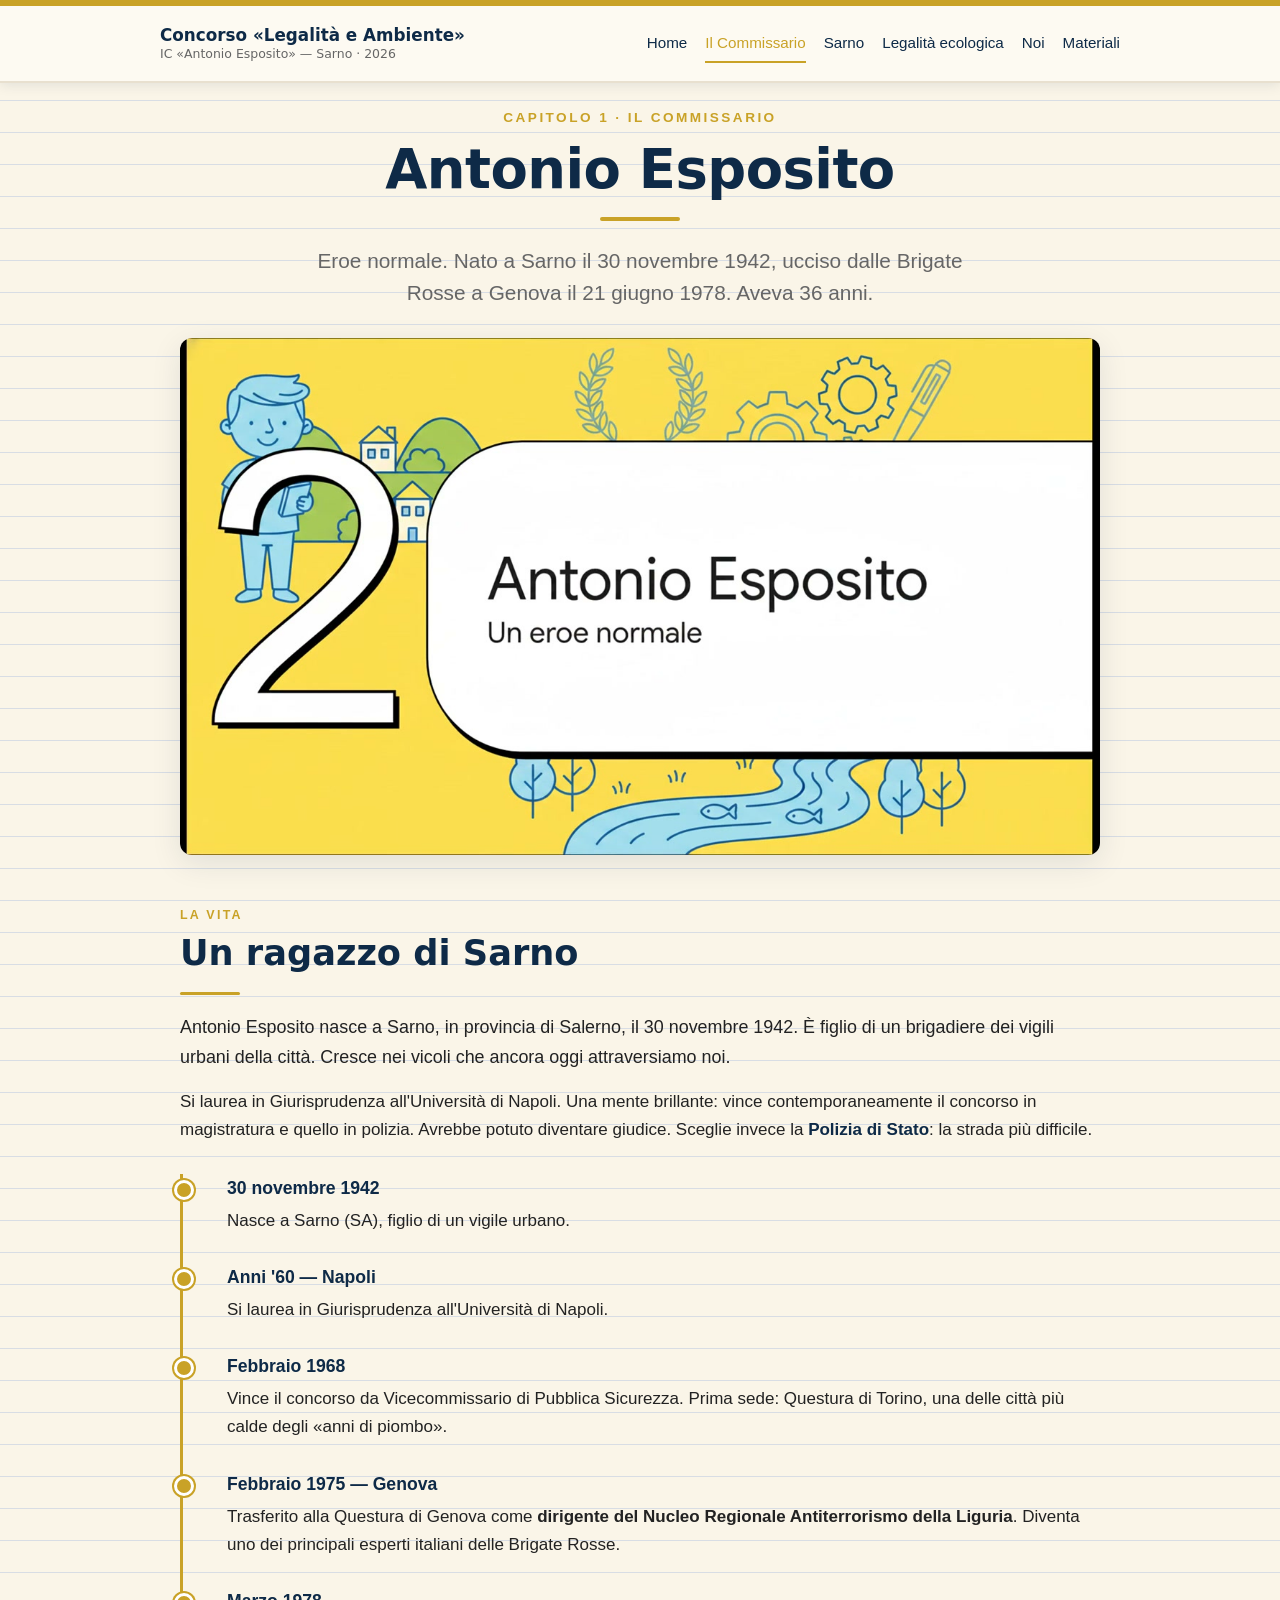
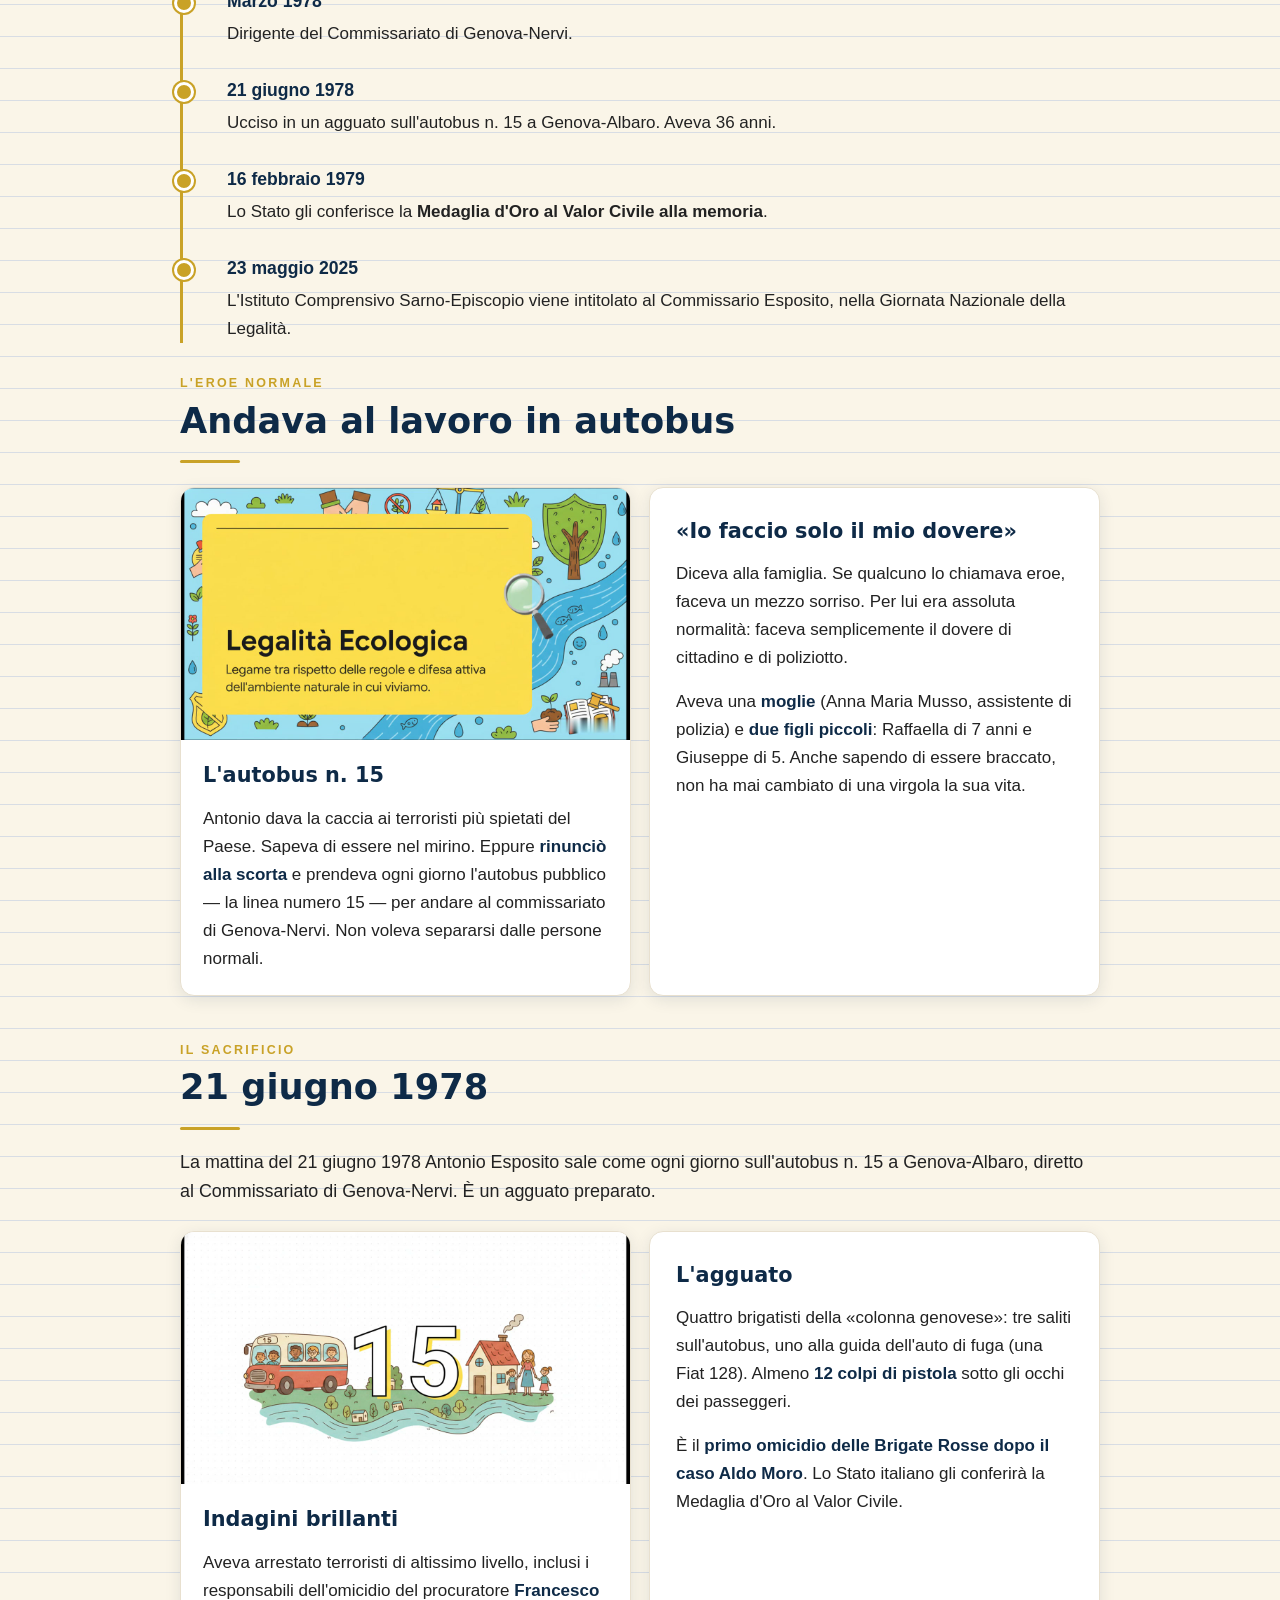
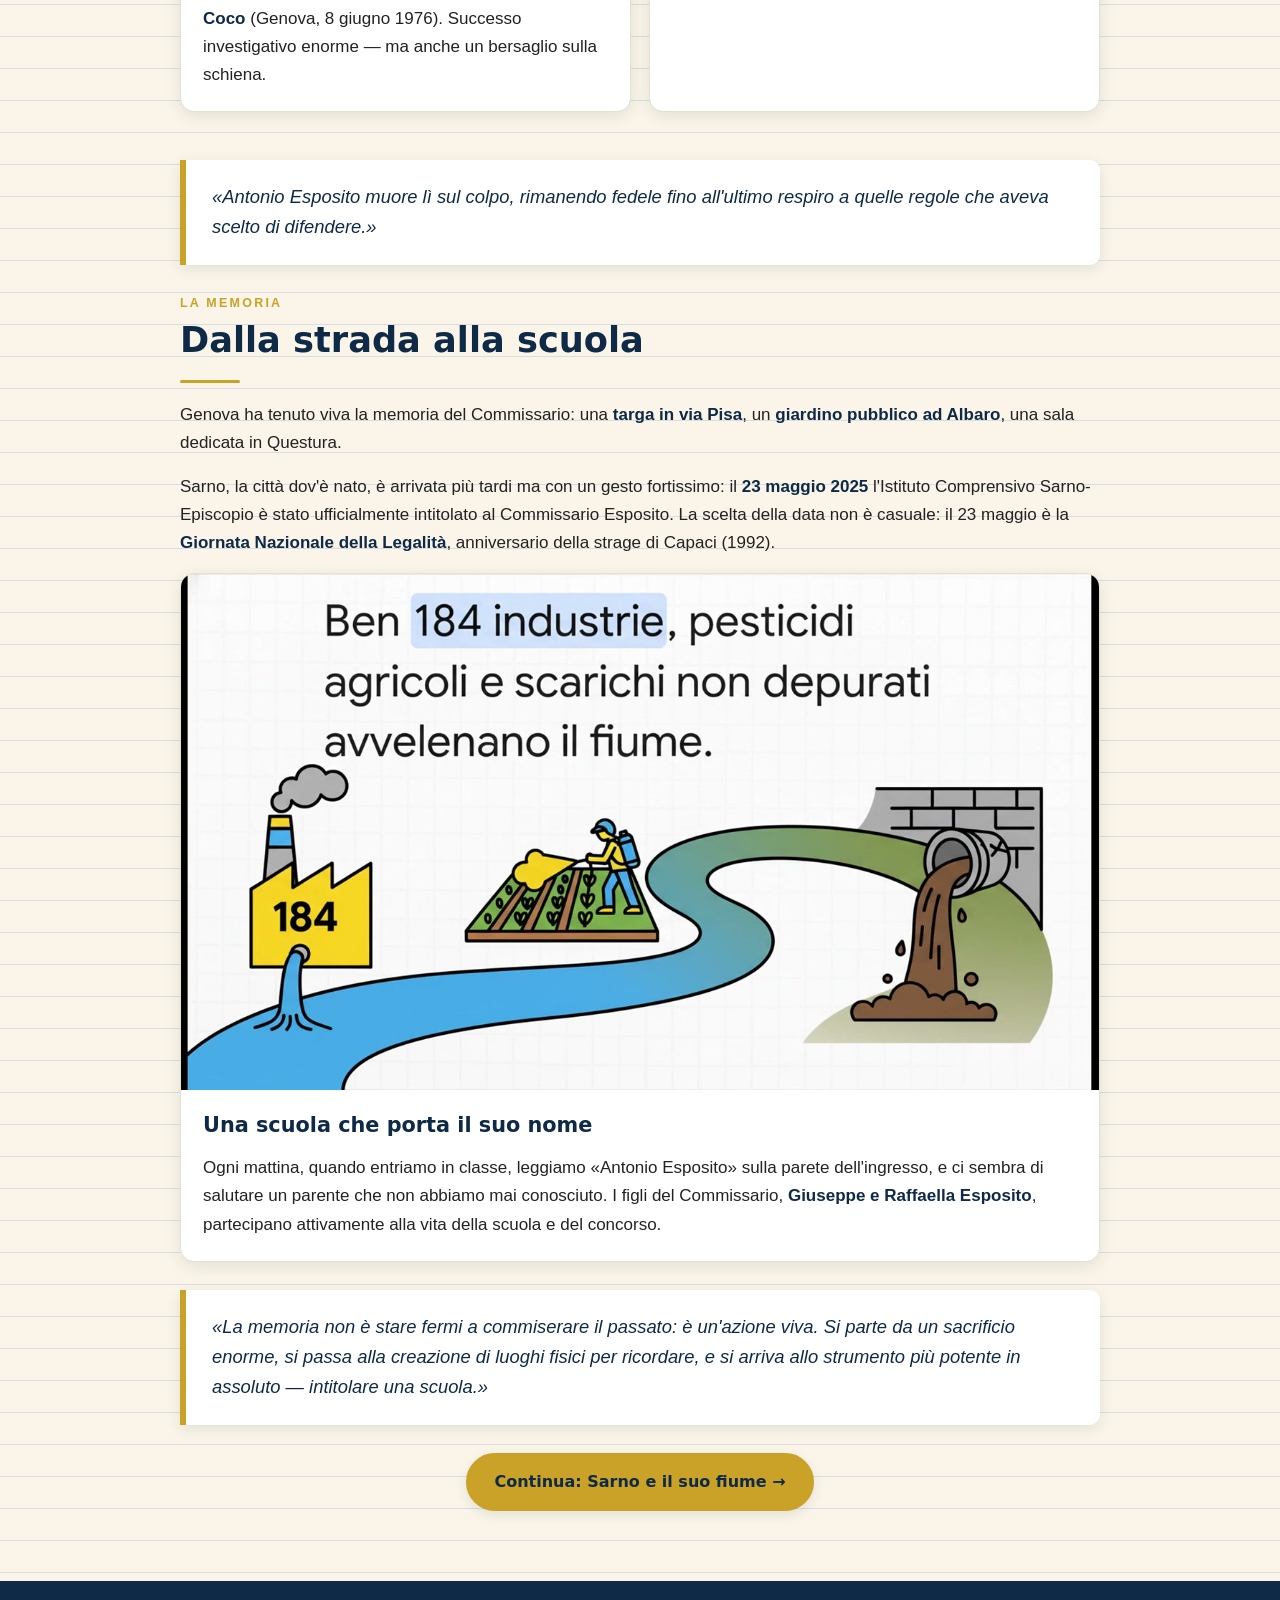
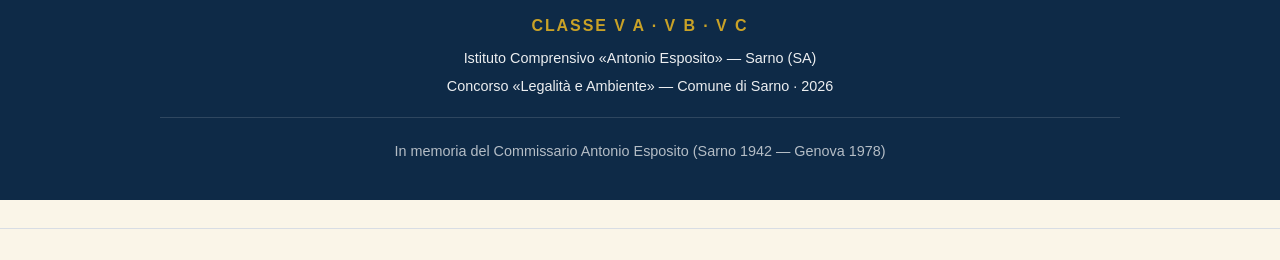
<file: commissario.html>
<!doctype html>
<html lang="it">
<head>
<meta charset="utf-8">
<meta name="viewport" content="width=device-width, initial-scale=1">
<title>Antonio Esposito — Concorso Legalità e Ambiente 2026</title>
<meta name="description" content="La vita, il sacrificio e la memoria del Commissario Capo Antonio Esposito, dirigente dell'Antiterrorismo della Liguria, ucciso dalle Brigate Rosse il 21 giugno 1978 a Genova.">
<link rel="stylesheet" href="assets/css/style.css">
</head>
<body>

<header class="site-header">
  <div class="site-header__inner">
    <a href="index.html" class="brand">
      Concorso «Legalità e Ambiente»
      <small>IC «Antonio Esposito» — Sarno · 2026</small>
    </a>
    <nav class="site-nav">
      <a href="index.html">Home</a>
      <a href="commissario.html">Il Commissario</a>
      <a href="sarno.html">Sarno</a>
      <a href="legalita.html">Legalità ecologica</a>
      <a href="noi.html">Noi</a>
      <a href="materiali.html">Materiali</a>
    </nav>
  </div>
</header>

<main>

  <section class="hero">
    <p class="hero__eyebrow">Capitolo 1 · Il Commissario</p>
    <h1 class="hero__title">Antonio Esposito</h1>
    <div class="hero__divider"></div>
    <p class="hero__subtitle">Eroe normale. Nato a Sarno il 30 novembre 1942, ucciso dalle Brigate Rosse a Genova il 21 giugno 1978. Aveva 36 anni.</p>
    <div class="hero__image">
      <img src="assets/img/illustrations/hero_commissario.jpg" alt="Antonio Esposito — Eroe">
    </div>
  </section>

  <section class="container">
    <p class="section-eyebrow">La vita</p>
    <h2 class="section-title">Un ragazzo di Sarno</h2>
    <div class="section-divider"></div>

    <p class="lead">Antonio Esposito nasce a Sarno, in provincia di Salerno, il 30 novembre 1942. È figlio di un brigadiere dei vigili urbani della città. Cresce nei vicoli che ancora oggi attraversiamo noi.</p>

    <p>Si laurea in Giurisprudenza all'Università di Napoli. Una mente brillante: vince contemporaneamente il concorso in magistratura e quello in polizia. Avrebbe potuto diventare giudice. Sceglie invece la <strong>Polizia di Stato</strong>: la strada più difficile.</p>

    <div class="timeline">
      <div class="timeline__item">
        <span class="timeline__year">30 novembre 1942</span>
        Nasce a Sarno (SA), figlio di un vigile urbano.
      </div>
      <div class="timeline__item">
        <span class="timeline__year">Anni '60 — Napoli</span>
        Si laurea in Giurisprudenza all'Università di Napoli.
      </div>
      <div class="timeline__item">
        <span class="timeline__year">Febbraio 1968</span>
        Vince il concorso da Vicecommissario di Pubblica Sicurezza. Prima sede: Questura di Torino, una delle città più calde degli «anni di piombo».
      </div>
      <div class="timeline__item">
        <span class="timeline__year">Febbraio 1975 — Genova</span>
        Trasferito alla Questura di Genova come <strong>dirigente del Nucleo Regionale Antiterrorismo della Liguria</strong>. Diventa uno dei principali esperti italiani delle Brigate Rosse.
      </div>
      <div class="timeline__item">
        <span class="timeline__year">Marzo 1978</span>
        Dirigente del Commissariato di Genova-Nervi.
      </div>
      <div class="timeline__item">
        <span class="timeline__year">21 giugno 1978</span>
        Ucciso in un agguato sull'autobus n. 15 a Genova-Albaro. Aveva 36 anni.
      </div>
      <div class="timeline__item">
        <span class="timeline__year">16 febbraio 1979</span>
        Lo Stato gli conferisce la <strong>Medaglia d'Oro al Valor Civile alla memoria</strong>.
      </div>
      <div class="timeline__item">
        <span class="timeline__year">23 maggio 2025</span>
        L'Istituto Comprensivo Sarno-Episcopio viene intitolato al Commissario Esposito, nella Giornata Nazionale della Legalità.
      </div>
    </div>
  </section>

  <section class="container">
    <p class="section-eyebrow">L'eroe normale</p>
    <h2 class="section-title">Andava al lavoro in autobus</h2>
    <div class="section-divider"></div>

    <div class="card-grid">
      <article class="card card--image">
        <img src="assets/img/illustrations/autobus_15.jpg" alt="Autobus n. 15">
        <div class="card__body">
          <h3>L'autobus n. 15</h3>
          <p>Antonio dava la caccia ai terroristi più spietati del Paese. Sapeva di essere nel mirino. Eppure <strong>rinunciò alla scorta</strong> e prendeva ogni giorno l'autobus pubblico — la linea numero 15 — per andare al commissariato di Genova-Nervi. Non voleva separarsi dalle persone normali.</p>
        </div>
      </article>
      <article class="card">
        <h3>«Io faccio solo il mio dovere»</h3>
        <p>Diceva alla famiglia. Se qualcuno lo chiamava eroe, faceva un mezzo sorriso. Per lui era assoluta normalità: faceva semplicemente il dovere di cittadino e di poliziotto.</p>
        <p>Aveva una <strong>moglie</strong> (Anna Maria Musso, assistente di polizia) e <strong>due figli piccoli</strong>: Raffaella di 7 anni e Giuseppe di 5. Anche sapendo di essere braccato, non ha mai cambiato di una virgola la sua vita.</p>
      </article>
    </div>
  </section>

  <section class="container">
    <p class="section-eyebrow">Il sacrificio</p>
    <h2 class="section-title">21 giugno 1978</h2>
    <div class="section-divider"></div>

    <p class="lead">La mattina del 21 giugno 1978 Antonio Esposito sale come ogni giorno sull'autobus n. 15 a Genova-Albaro, diretto al Commissariato di Genova-Nervi. È un agguato preparato.</p>

    <div class="card-grid">
      <article class="card card--image">
        <img src="assets/img/illustrations/coco_indagini.jpg" alt="Le indagini sulle Brigate Rosse">
        <div class="card__body">
          <h3>Indagini brillanti</h3>
          <p>Aveva arrestato terroristi di altissimo livello, inclusi i responsabili dell'omicidio del procuratore <strong>Francesco Coco</strong> (Genova, 8 giugno 1976). Successo investigativo enorme — ma anche un bersaglio sulla schiena.</p>
        </div>
      </article>
      <article class="card">
        <h3>L'agguato</h3>
        <p>Quattro brigatisti della «colonna genovese»: tre saliti sull'autobus, uno alla guida dell'auto di fuga (una Fiat 128). Almeno <strong>12 colpi di pistola</strong> sotto gli occhi dei passeggeri.</p>
        <p>È il <strong>primo omicidio delle Brigate Rosse dopo il caso Aldo Moro</strong>. Lo Stato italiano gli conferirà la Medaglia d'Oro al Valor Civile.</p>
      </article>
    </div>

    <div class="quote">
      «Antonio Esposito muore lì sul colpo, rimanendo fedele fino all'ultimo respiro a quelle regole che aveva scelto di difendere.»
    </div>
  </section>

  <section class="container">
    <p class="section-eyebrow">La memoria</p>
    <h2 class="section-title">Dalla strada alla scuola</h2>
    <div class="section-divider"></div>

    <p>Genova ha tenuto viva la memoria del Commissario: una <strong>targa in via Pisa</strong>, un <strong>giardino pubblico ad Albaro</strong>, una sala dedicata in Questura.</p>
    <p>Sarno, la città dov'è nato, è arrivata più tardi ma con un gesto fortissimo: il <strong>23 maggio 2025</strong> l'Istituto Comprensivo Sarno-Episcopio è stato ufficialmente intitolato al Commissario Esposito. La scelta della data non è casuale: il 23 maggio è la <strong>Giornata Nazionale della Legalità</strong>, anniversario della strage di Capaci (1992).</p>

    <div class="card card--image">
      <img src="assets/img/illustrations/memoria_scuola.jpg" alt="L'IC Antonio Esposito di Sarno">
      <div class="card__body">
        <h3>Una scuola che porta il suo nome</h3>
        <p>Ogni mattina, quando entriamo in classe, leggiamo «Antonio Esposito» sulla parete dell'ingresso, e ci sembra di salutare un parente che non abbiamo mai conosciuto. I figli del Commissario, <strong>Giuseppe e Raffaella Esposito</strong>, partecipano attivamente alla vita della scuola e del concorso.</p>
      </div>
    </div>

    <div class="quote">
      «La memoria non è stare fermi a commiserare il passato: è un'azione viva. Si parte da un sacrificio enorme, si passa alla creazione di luoghi fisici per ricordare, e si arriva allo strumento più potente in assoluto — intitolare una scuola.»
    </div>
  </section>

  <section class="container text-center">
    <a class="btn btn--gold" href="sarno.html">Continua: Sarno e il suo fiume →</a>
  </section>

</main>

<footer class="site-footer">
  <div class="site-footer__inner">
    <h4>Classe V A · V B · V C</h4>
    <p>Istituto Comprensivo «Antonio Esposito» — Sarno (SA)</p>
    <p>Concorso «Legalità e Ambiente» — Comune di Sarno · 2026</p>
    <div class="site-footer__credits">
      <p>In memoria del Commissario Antonio Esposito (Sarno 1942 — Genova 1978)</p>
    </div>
  </div>
</footer>

<script src="assets/js/main.js"></script>
</body>
</html>
</file>
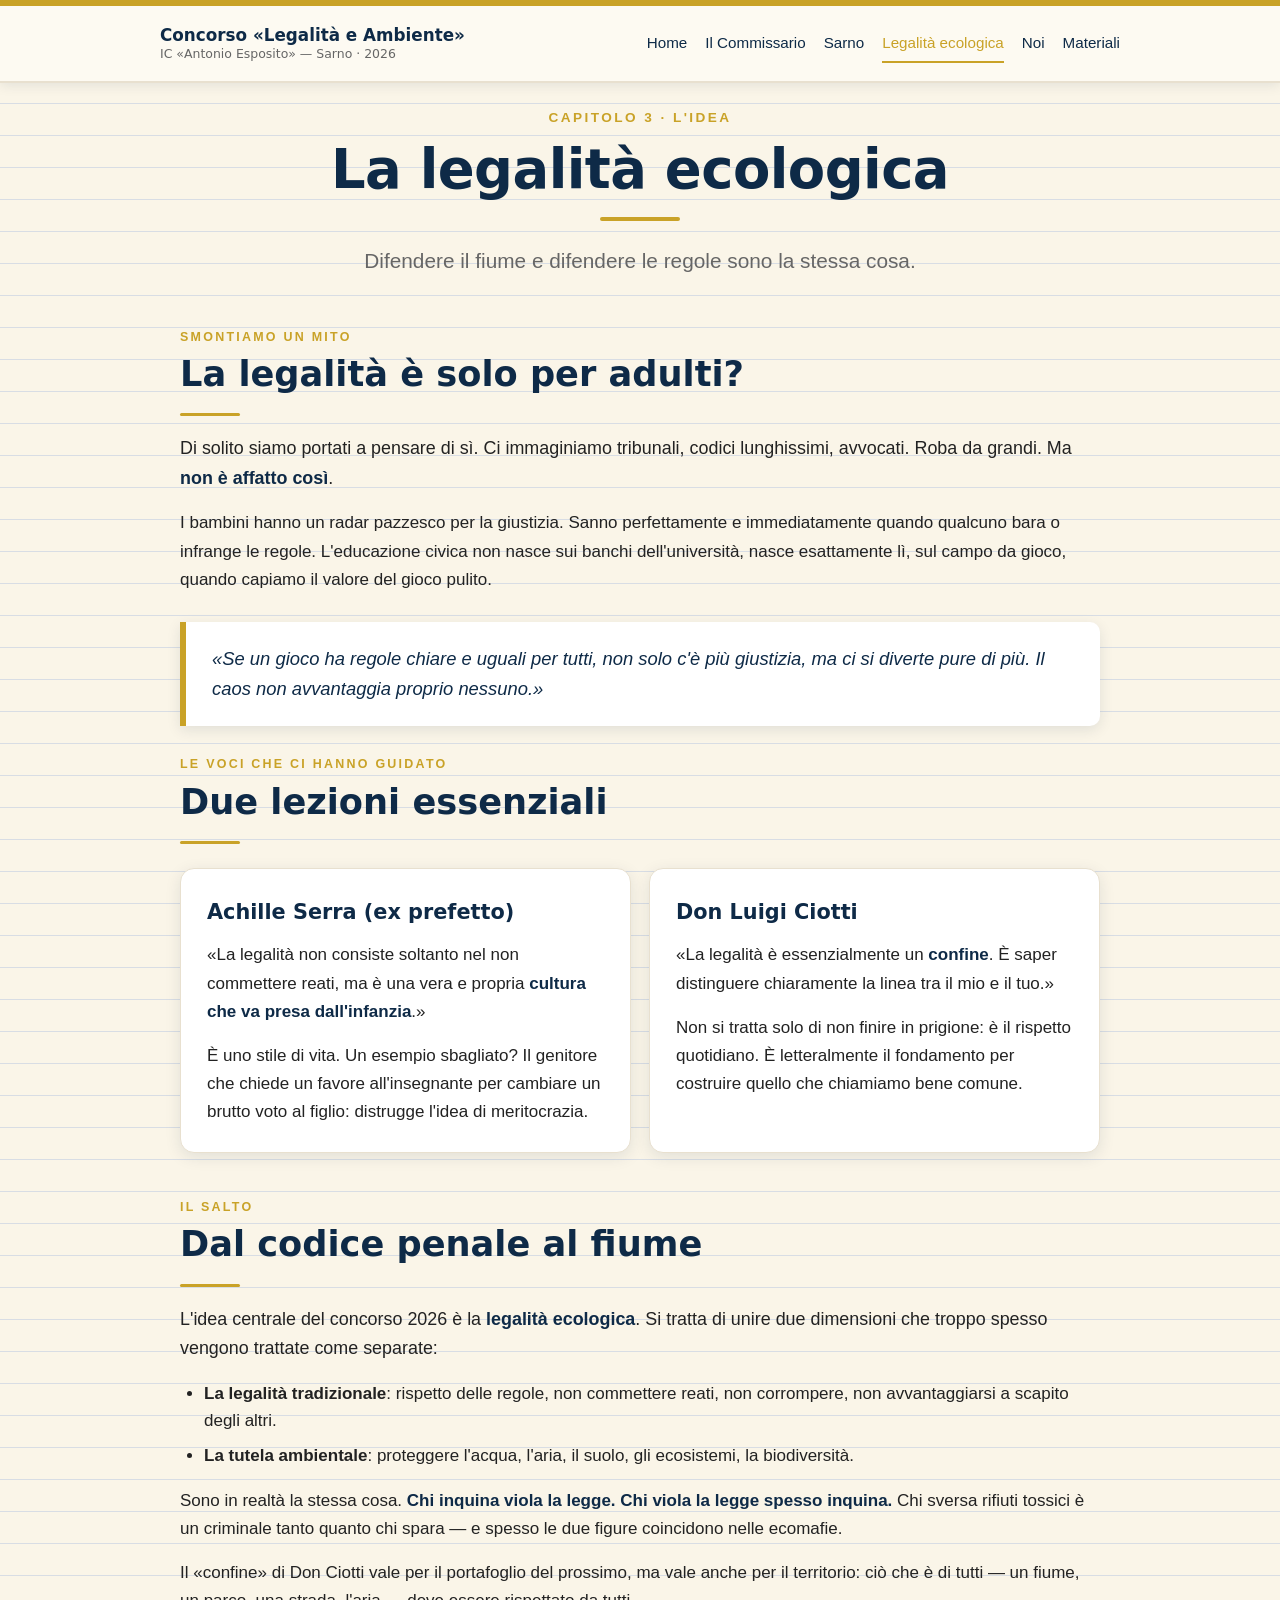
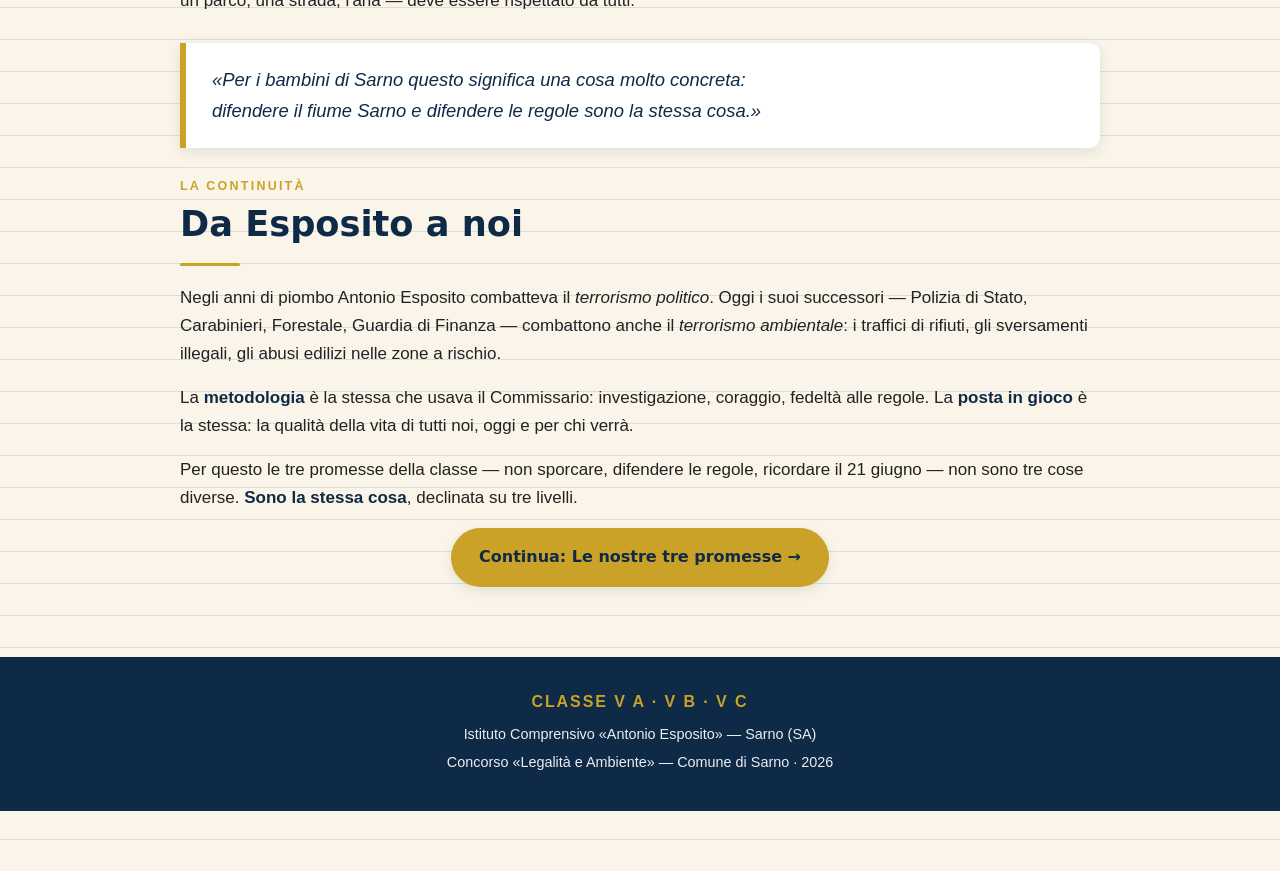
<file: legalita.html>
<!doctype html>
<html lang="it">
<head>
<meta charset="utf-8">
<meta name="viewport" content="width=device-width, initial-scale=1">
<title>La legalità ecologica — Concorso 2026</title>
<meta name="description" content="Cos'è la «legalità ecologica»: l'idea che difendere il fiume e difendere le regole sono la stessa cosa.">
<link rel="stylesheet" href="assets/css/style.css">
</head>
<body>

<header class="site-header">
  <div class="site-header__inner">
    <a href="index.html" class="brand">
      Concorso «Legalità e Ambiente»
      <small>IC «Antonio Esposito» — Sarno · 2026</small>
    </a>
    <nav class="site-nav">
      <a href="index.html">Home</a>
      <a href="commissario.html">Il Commissario</a>
      <a href="sarno.html">Sarno</a>
      <a href="legalita.html">Legalità ecologica</a>
      <a href="noi.html">Noi</a>
      <a href="materiali.html">Materiali</a>
    </nav>
  </div>
</header>

<main>

  <section class="hero">
    <p class="hero__eyebrow">Capitolo 3 · L'idea</p>
    <h1 class="hero__title">La legalità ecologica</h1>
    <div class="hero__divider"></div>
    <p class="hero__subtitle">Difendere il fiume e difendere le regole sono la stessa cosa.</p>
  </section>

  <section class="container">
    <p class="section-eyebrow">Smontiamo un mito</p>
    <h2 class="section-title">La legalità è solo per adulti?</h2>
    <div class="section-divider"></div>

    <p class="lead">Di solito siamo portati a pensare di sì. Ci immaginiamo tribunali, codici lunghissimi, avvocati. Roba da grandi. Ma <strong>non è affatto così</strong>.</p>

    <p>I bambini hanno un radar pazzesco per la giustizia. Sanno perfettamente e immediatamente quando qualcuno bara o infrange le regole. L'educazione civica non nasce sui banchi dell'università, nasce esattamente lì, sul campo da gioco, quando capiamo il valore del gioco pulito.</p>

    <div class="quote">
      «Se un gioco ha regole chiare e uguali per tutti, non solo c'è più giustizia, ma ci si diverte pure di più. Il caos non avvantaggia proprio nessuno.»
    </div>
  </section>

  <section class="container">
    <p class="section-eyebrow">Le voci che ci hanno guidato</p>
    <h2 class="section-title">Due lezioni essenziali</h2>
    <div class="section-divider"></div>

    <div class="card-grid">
      <article class="card">
        <h3>Achille Serra (ex prefetto)</h3>
        <p>«La legalità non consiste soltanto nel non commettere reati, ma è una vera e propria <strong>cultura che va presa dall'infanzia</strong>.»</p>
        <p>È uno stile di vita. Un esempio sbagliato? Il genitore che chiede un favore all'insegnante per cambiare un brutto voto al figlio: distrugge l'idea di meritocrazia.</p>
      </article>

      <article class="card">
        <h3>Don Luigi Ciotti</h3>
        <p>«La legalità è essenzialmente un <strong>confine</strong>. È saper distinguere chiaramente la linea tra il mio e il tuo.»</p>
        <p>Non si tratta solo di non finire in prigione: è il rispetto quotidiano. È letteralmente il fondamento per costruire quello che chiamiamo bene comune.</p>
      </article>
    </div>
  </section>

  <section class="container">
    <p class="section-eyebrow">Il salto</p>
    <h2 class="section-title">Dal codice penale al fiume</h2>
    <div class="section-divider"></div>

    <p class="lead">L'idea centrale del concorso 2026 è la <strong>legalità ecologica</strong>. Si tratta di unire due dimensioni che troppo spesso vengono trattate come separate:</p>

    <ul>
      <li><strong>La legalità tradizionale</strong>: rispetto delle regole, non commettere reati, non corrompere, non avvantaggiarsi a scapito degli altri.</li>
      <li><strong>La tutela ambientale</strong>: proteggere l'acqua, l'aria, il suolo, gli ecosistemi, la biodiversità.</li>
    </ul>

    <p>Sono in realtà la stessa cosa. <strong>Chi inquina viola la legge. Chi viola la legge spesso inquina.</strong> Chi sversa rifiuti tossici è un criminale tanto quanto chi spara — e spesso le due figure coincidono nelle ecomafie.</p>

    <p>Il «confine» di Don Ciotti vale per il portafoglio del prossimo, ma vale anche per il territorio: ciò che è di tutti — un fiume, un parco, una strada, l'aria — deve essere rispettato da tutti.</p>

    <div class="quote">
      «Per i bambini di Sarno questo significa una cosa molto concreta:<br>difendere il fiume Sarno e difendere le regole sono la stessa cosa.»
    </div>
  </section>

  <section class="container">
    <p class="section-eyebrow">La continuità</p>
    <h2 class="section-title">Da Esposito a noi</h2>
    <div class="section-divider"></div>

    <p>Negli anni di piombo Antonio Esposito combatteva il <em>terrorismo politico</em>. Oggi i suoi successori — Polizia di Stato, Carabinieri, Forestale, Guardia di Finanza — combattono anche il <em>terrorismo ambientale</em>: i traffici di rifiuti, gli sversamenti illegali, gli abusi edilizi nelle zone a rischio.</p>

    <p>La <strong>metodologia</strong> è la stessa che usava il Commissario: investigazione, coraggio, fedeltà alle regole. La <strong>posta in gioco</strong> è la stessa: la qualità della vita di tutti noi, oggi e per chi verrà.</p>

    <p>Per questo le tre promesse della classe — non sporcare, difendere le regole, ricordare il 21 giugno — non sono tre cose diverse. <strong>Sono la stessa cosa</strong>, declinata su tre livelli.</p>
  </section>

  <section class="container text-center">
    <a class="btn btn--gold" href="noi.html">Continua: Le nostre tre promesse →</a>
  </section>

</main>

<footer class="site-footer">
  <div class="site-footer__inner">
    <h4>Classe V A · V B · V C</h4>
    <p>Istituto Comprensivo «Antonio Esposito» — Sarno (SA)</p>
    <p>Concorso «Legalità e Ambiente» — Comune di Sarno · 2026</p>
  </div>
</footer>

<script src="assets/js/main.js"></script>
</body>
</html>
</file>
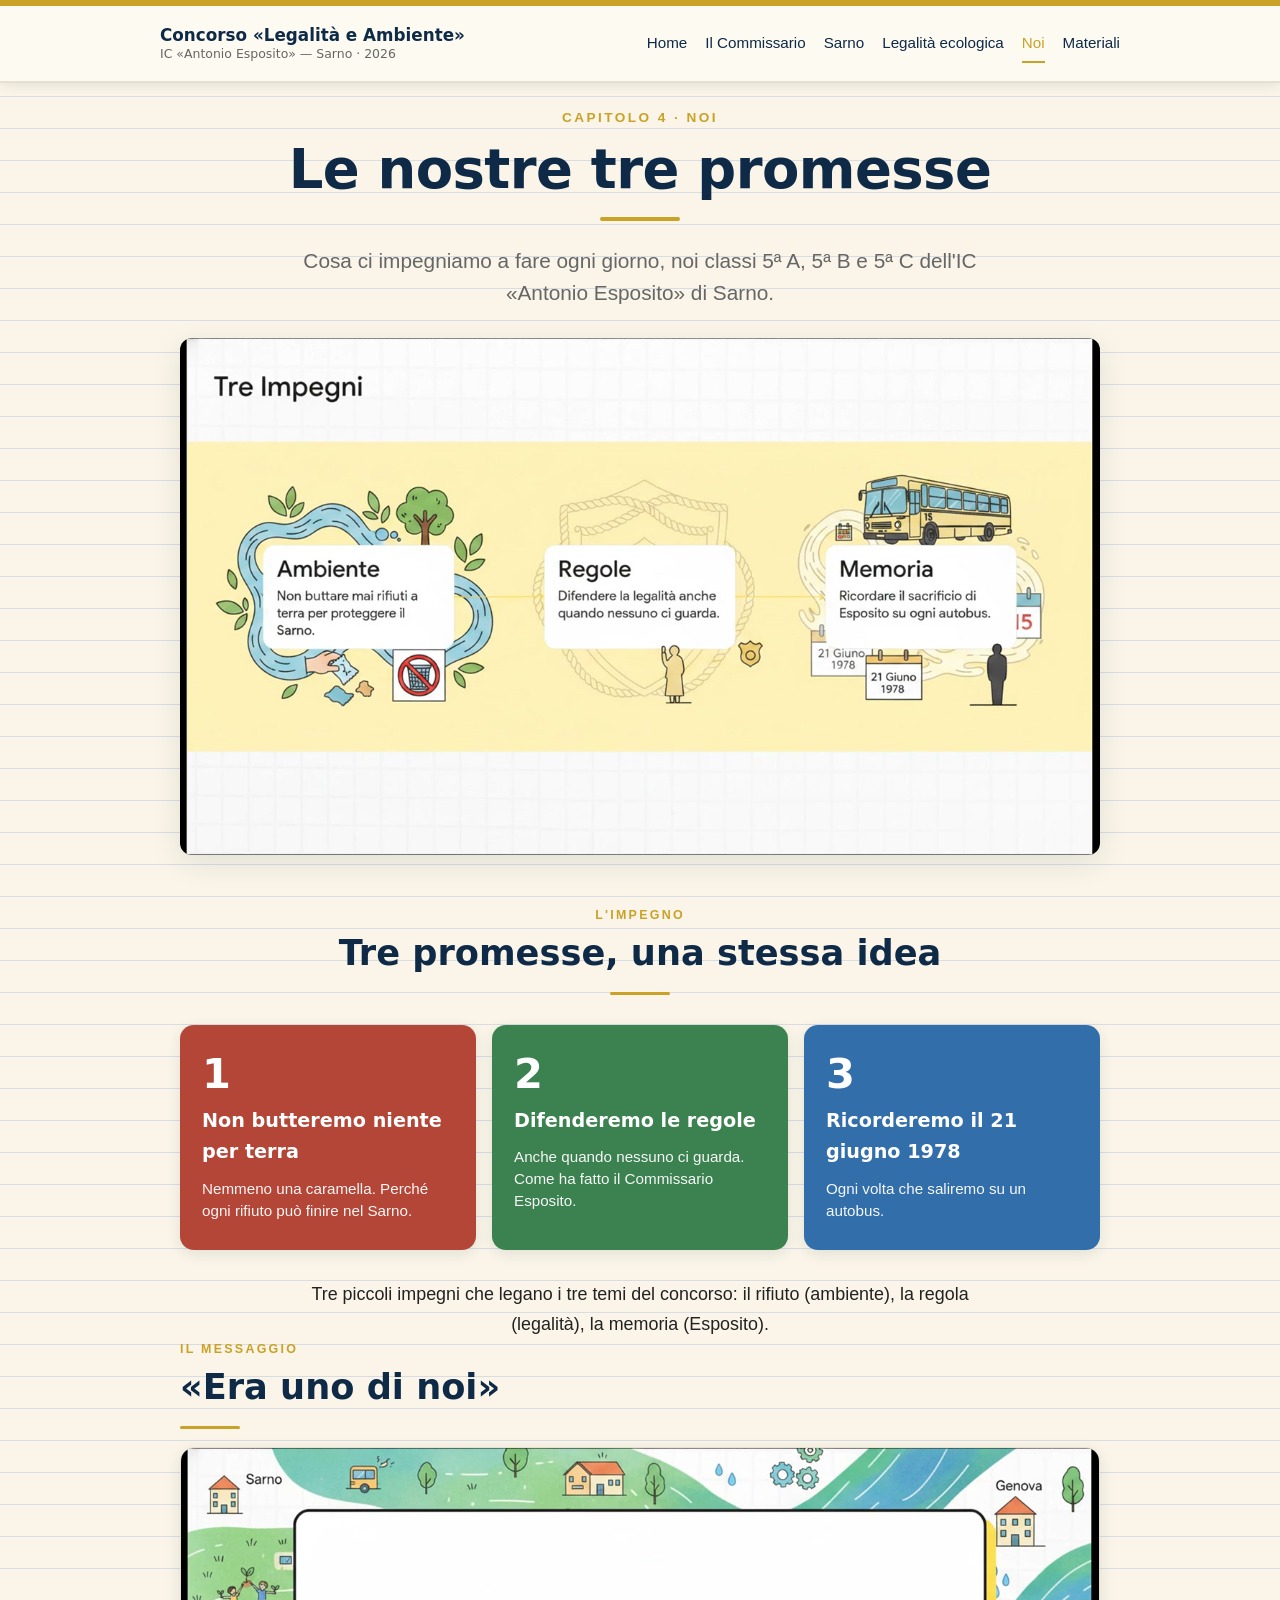
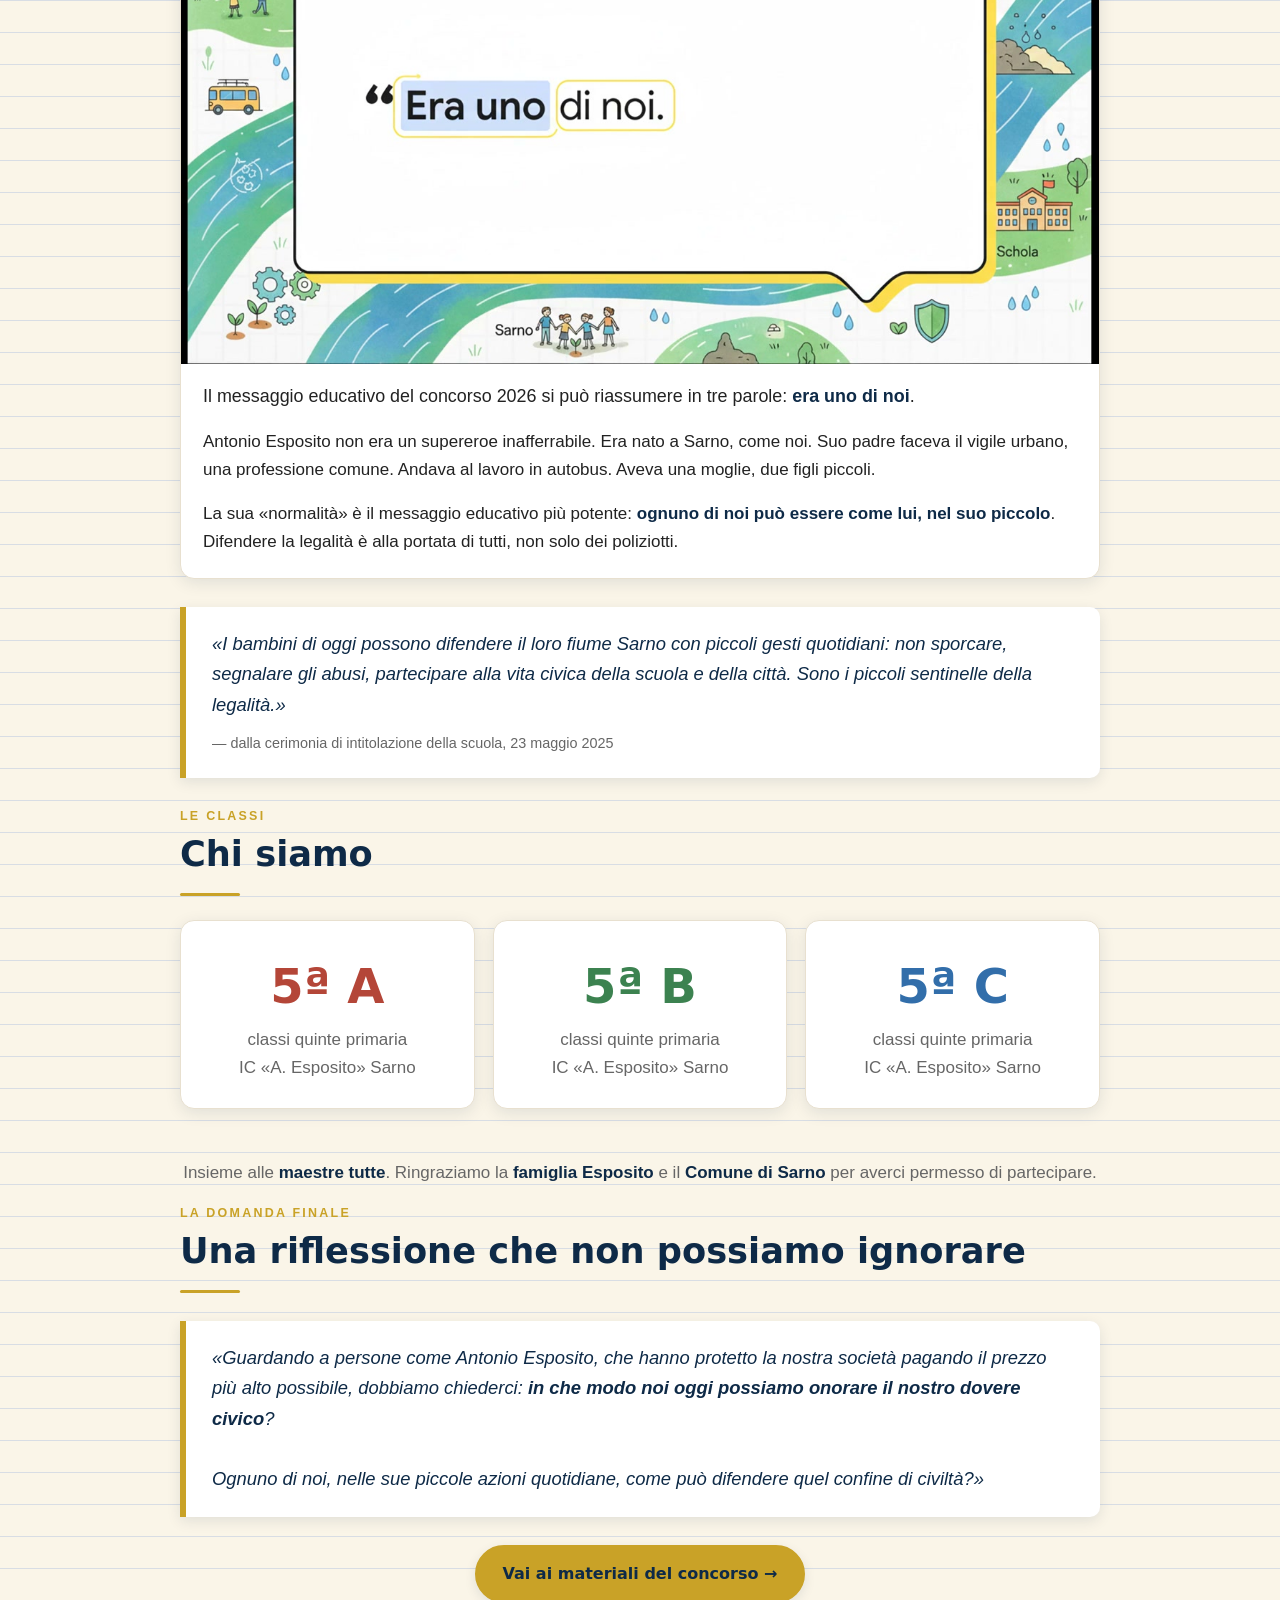
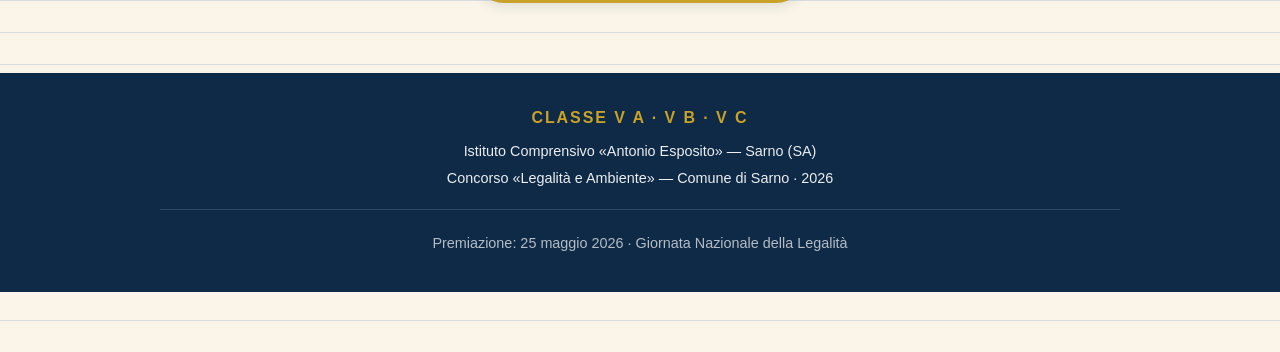
<file: noi.html>
<!doctype html>
<html lang="it">
<head>
<meta charset="utf-8">
<meta name="viewport" content="width=device-width, initial-scale=1">
<title>Noi — Concorso Legalità e Ambiente 2026</title>
<meta name="description" content="Le tre promesse della classe e il messaggio: «era uno di noi». I bambini delle quinte A, B, C dell'IC Antonio Esposito di Sarno.">
<link rel="stylesheet" href="assets/css/style.css">
</head>
<body>

<header class="site-header">
  <div class="site-header__inner">
    <a href="index.html" class="brand">
      Concorso «Legalità e Ambiente»
      <small>IC «Antonio Esposito» — Sarno · 2026</small>
    </a>
    <nav class="site-nav">
      <a href="index.html">Home</a>
      <a href="commissario.html">Il Commissario</a>
      <a href="sarno.html">Sarno</a>
      <a href="legalita.html">Legalità ecologica</a>
      <a href="noi.html">Noi</a>
      <a href="materiali.html">Materiali</a>
    </nav>
  </div>
</header>

<main>

  <section class="hero">
    <p class="hero__eyebrow">Capitolo 4 · Noi</p>
    <h1 class="hero__title">Le nostre tre promesse</h1>
    <div class="hero__divider"></div>
    <p class="hero__subtitle">Cosa ci impegniamo a fare ogni giorno, noi classi 5ª A, 5ª B e 5ª C dell'IC «Antonio Esposito» di Sarno.</p>
    <div class="hero__image">
      <img src="assets/img/illustrations/tre_promesse.jpg" alt="Le tre promesse">
    </div>
  </section>

  <section class="container">
    <p class="section-eyebrow text-center">L'impegno</p>
    <h2 class="section-title text-center">Tre promesse, una stessa idea</h2>
    <div class="section-divider" style="margin-left:auto;margin-right:auto"></div>

    <div class="promesse">
      <div class="promessa promessa--1">
        <span class="promessa__num">1</span>
        <h3>Non butteremo niente per terra</h3>
        <p>Nemmeno una caramella. Perché ogni rifiuto può finire nel Sarno.</p>
      </div>
      <div class="promessa promessa--2">
        <span class="promessa__num">2</span>
        <h3>Difenderemo le regole</h3>
        <p>Anche quando nessuno ci guarda. Come ha fatto il Commissario Esposito.</p>
      </div>
      <div class="promessa promessa--3">
        <span class="promessa__num">3</span>
        <h3>Ricorderemo il 21 giugno 1978</h3>
        <p>Ogni volta che saliremo su un autobus.</p>
      </div>
    </div>

    <p class="lead text-center" style="max-width:680px;margin:30px auto 0">Tre piccoli impegni che legano i tre temi del concorso: il rifiuto (ambiente), la regola (legalità), la memoria (Esposito).</p>
  </section>

  <section class="container" id="era-uno-di-noi">
    <p class="section-eyebrow">Il messaggio</p>
    <h2 class="section-title">«Era uno di noi»</h2>
    <div class="section-divider"></div>

    <div class="card card--image">
      <img src="assets/img/illustrations/era_uno_di_noi.jpg" alt="Era uno di noi">
      <div class="card__body">
        <p class="lead">Il messaggio educativo del concorso 2026 si può riassumere in tre parole: <strong>era uno di noi</strong>.</p>
        <p>Antonio Esposito non era un supereroe inafferrabile. Era nato a Sarno, come noi. Suo padre faceva il vigile urbano, una professione comune. Andava al lavoro in autobus. Aveva una moglie, due figli piccoli.</p>
        <p>La sua «normalità» è il messaggio educativo più potente: <strong>ognuno di noi può essere come lui, nel suo piccolo</strong>. Difendere la legalità è alla portata di tutti, non solo dei poliziotti.</p>
      </div>
    </div>

    <div class="quote">
      «I bambini di oggi possono difendere il loro fiume Sarno con piccoli gesti quotidiani: non sporcare, segnalare gli abusi, partecipare alla vita civica della scuola e della città. Sono i piccoli sentinelle della legalità.»
      <cite class="quote__cite">— dalla cerimonia di intitolazione della scuola, 23 maggio 2025</cite>
    </div>
  </section>

  <section class="container">
    <p class="section-eyebrow">Le classi</p>
    <h2 class="section-title">Chi siamo</h2>
    <div class="section-divider"></div>

    <div class="card-grid">
      <article class="card text-center">
        <div class="bigword" style="font-size:3rem;color:var(--c-accent-red)">5ª A</div>
        <p class="text-muted">classi quinte primaria<br>IC «A. Esposito» Sarno</p>
      </article>
      <article class="card text-center">
        <div class="bigword" style="font-size:3rem;color:var(--c-accent-green)">5ª B</div>
        <p class="text-muted">classi quinte primaria<br>IC «A. Esposito» Sarno</p>
      </article>
      <article class="card text-center">
        <div class="bigword" style="font-size:3rem;color:var(--c-accent-blue)">5ª C</div>
        <p class="text-muted">classi quinte primaria<br>IC «A. Esposito» Sarno</p>
      </article>
    </div>

    <p class="text-center text-muted" style="margin-top:30px">Insieme alle <strong>maestre tutte</strong>. Ringraziamo la <strong>famiglia Esposito</strong> e il <strong>Comune di Sarno</strong> per averci permesso di partecipare.</p>
  </section>

  <section class="container">
    <p class="section-eyebrow">La domanda finale</p>
    <h2 class="section-title">Una riflessione che non possiamo ignorare</h2>
    <div class="section-divider"></div>

    <div class="quote">
      «Guardando a persone come Antonio Esposito, che hanno protetto la nostra società pagando il prezzo più alto possibile, dobbiamo chiederci: <strong>in che modo noi oggi possiamo onorare il nostro dovere civico</strong>?<br><br>Ognuno di noi, nelle sue piccole azioni quotidiane, come può difendere quel confine di civiltà?»
    </div>
  </section>

  <section class="container text-center">
    <a class="btn btn--gold" href="materiali.html">Vai ai materiali del concorso →</a>
  </section>

</main>

<footer class="site-footer">
  <div class="site-footer__inner">
    <h4>Classe V A · V B · V C</h4>
    <p>Istituto Comprensivo «Antonio Esposito» — Sarno (SA)</p>
    <p>Concorso «Legalità e Ambiente» — Comune di Sarno · 2026</p>
    <div class="site-footer__credits">
      <p>Premiazione: 25 maggio 2026 · Giornata Nazionale della Legalità</p>
    </div>
  </div>
</footer>

<script src="assets/js/main.js"></script>
</body>
</html>
</file>
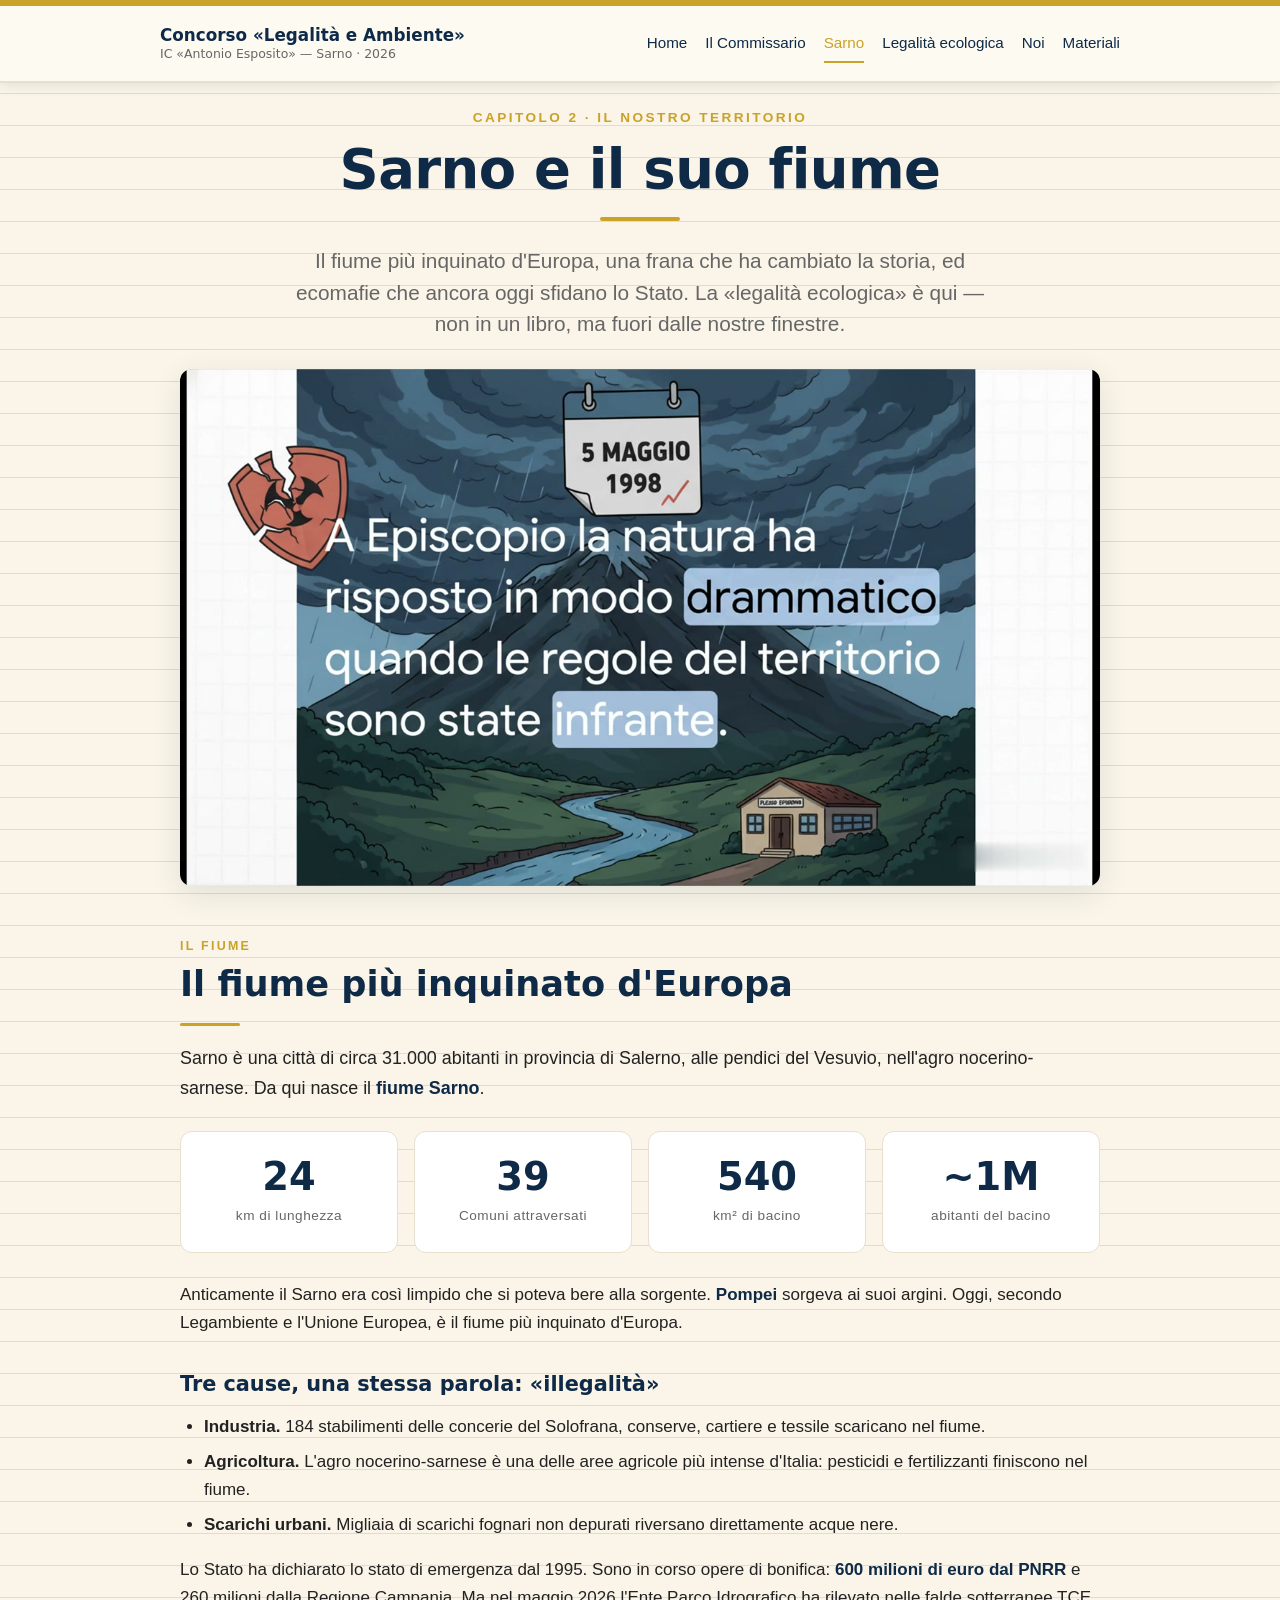
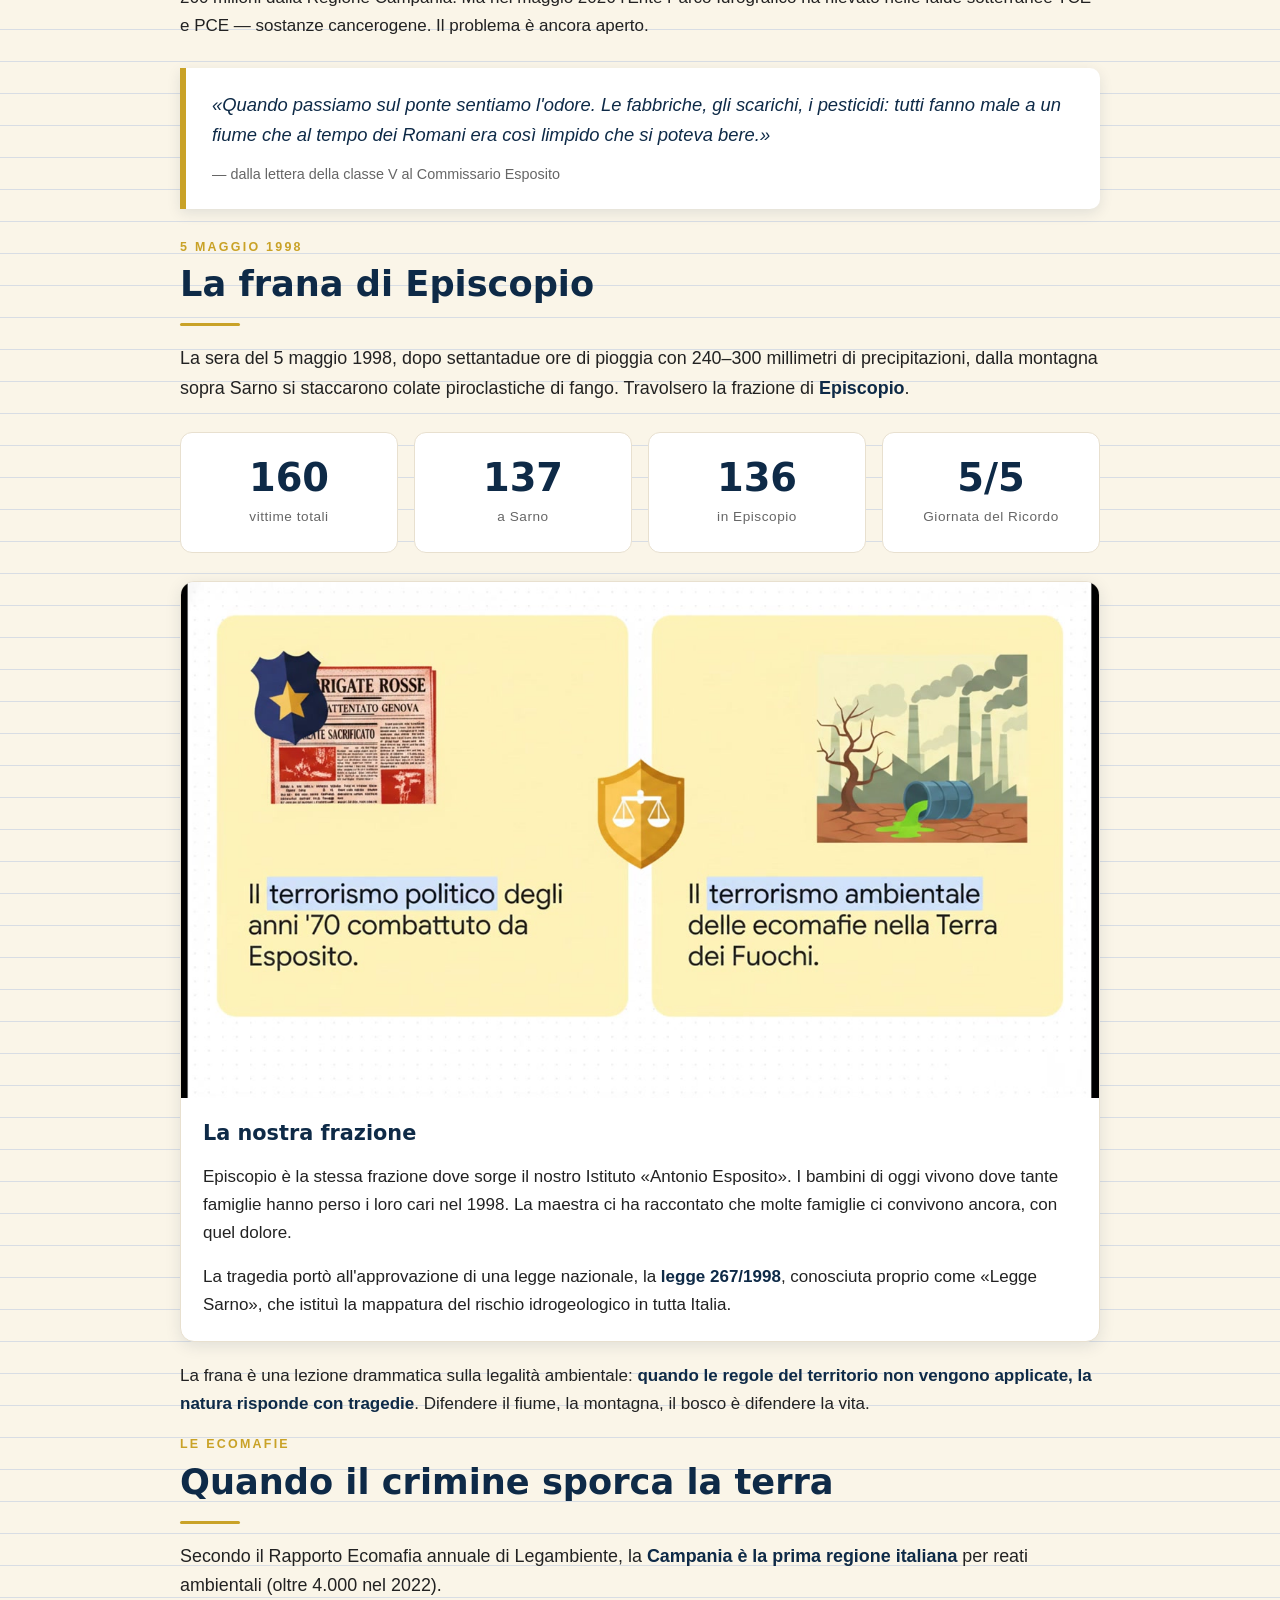
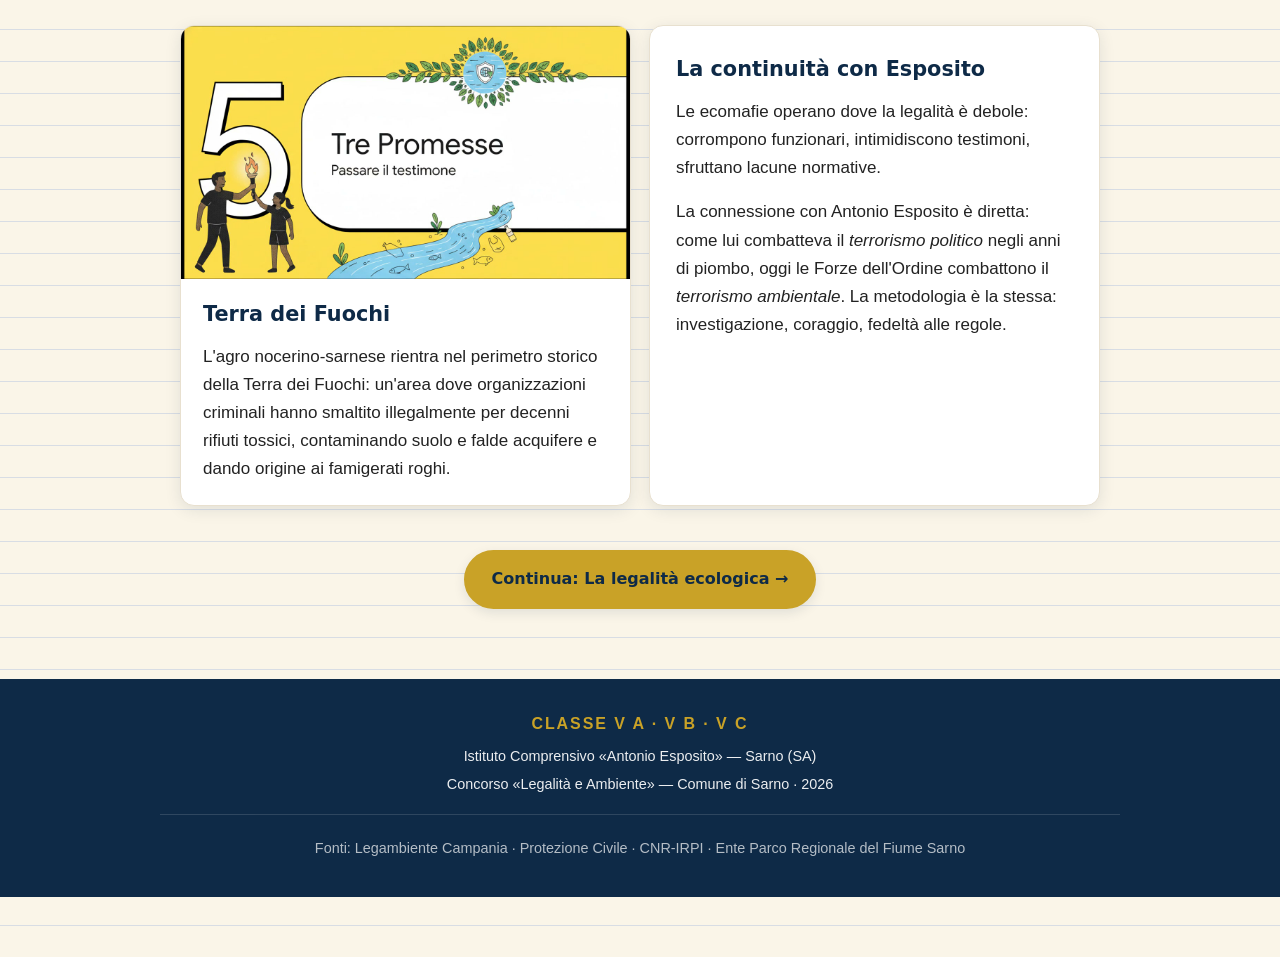
<file: sarno.html>
<!doctype html>
<html lang="it">
<head>
<meta charset="utf-8">
<meta name="viewport" content="width=device-width, initial-scale=1">
<title>Sarno e il suo fiume — Concorso Legalità e Ambiente 2026</title>
<meta name="description" content="Il fiume Sarno è il fiume più inquinato d'Europa. La frana del 5 maggio 1998 a Episcopio. Le ecomafie nell'agro nocerino-sarnese.">
<link rel="stylesheet" href="assets/css/style.css">
</head>
<body>

<header class="site-header">
  <div class="site-header__inner">
    <a href="index.html" class="brand">
      Concorso «Legalità e Ambiente»
      <small>IC «Antonio Esposito» — Sarno · 2026</small>
    </a>
    <nav class="site-nav">
      <a href="index.html">Home</a>
      <a href="commissario.html">Il Commissario</a>
      <a href="sarno.html">Sarno</a>
      <a href="legalita.html">Legalità ecologica</a>
      <a href="noi.html">Noi</a>
      <a href="materiali.html">Materiali</a>
    </nav>
  </div>
</header>

<main>

  <section class="hero">
    <p class="hero__eyebrow">Capitolo 2 · Il nostro territorio</p>
    <h1 class="hero__title">Sarno e il suo fiume</h1>
    <div class="hero__divider"></div>
    <p class="hero__subtitle">Il fiume più inquinato d'Europa, una frana che ha cambiato la storia, ed ecomafie che ancora oggi sfidano lo Stato. La «legalità ecologica» è qui — non in un libro, ma fuori dalle nostre finestre.</p>
    <div class="hero__image">
      <img src="assets/img/illustrations/fiume_sarno.jpg" alt="Il fiume Sarno">
    </div>
  </section>

  <section class="container" id="fiume">
    <p class="section-eyebrow">Il fiume</p>
    <h2 class="section-title">Il fiume più inquinato d'Europa</h2>
    <div class="section-divider"></div>

    <p class="lead">Sarno è una città di circa 31.000 abitanti in provincia di Salerno, alle pendici del Vesuvio, nell'agro nocerino-sarnese. Da qui nasce il <strong>fiume Sarno</strong>.</p>

    <div class="stat-grid">
      <div class="stat"><span class="stat__num">24</span><span class="stat__label">km di lunghezza</span></div>
      <div class="stat"><span class="stat__num">39</span><span class="stat__label">Comuni attraversati</span></div>
      <div class="stat"><span class="stat__num">540</span><span class="stat__label">km² di bacino</span></div>
      <div class="stat"><span class="stat__num">~1M</span><span class="stat__label">abitanti del bacino</span></div>
    </div>

    <p>Anticamente il Sarno era così limpido che si poteva bere alla sorgente. <strong>Pompei</strong> sorgeva ai suoi argini. Oggi, secondo Legambiente e l'Unione Europea, è il fiume più inquinato d'Europa.</p>

    <h3>Tre cause, una stessa parola: «illegalità»</h3>
    <ul>
      <li><strong>Industria.</strong> 184 stabilimenti delle concerie del Solofrana, conserve, cartiere e tessile scaricano nel fiume.</li>
      <li><strong>Agricoltura.</strong> L'agro nocerino-sarnese è una delle aree agricole più intense d'Italia: pesticidi e fertilizzanti finiscono nel fiume.</li>
      <li><strong>Scarichi urbani.</strong> Migliaia di scarichi fognari non depurati riversano direttamente acque nere.</li>
    </ul>

    <p>Lo Stato ha dichiarato lo stato di emergenza dal 1995. Sono in corso opere di bonifica: <strong>600 milioni di euro dal PNRR</strong> e 260 milioni dalla Regione Campania. Ma nel maggio 2026 l'Ente Parco Idrografico ha rilevato nelle falde sotterranee TCE e PCE — sostanze cancerogene. Il problema è ancora aperto.</p>

    <div class="quote">
      «Quando passiamo sul ponte sentiamo l'odore. Le fabbriche, gli scarichi, i pesticidi: tutti fanno male a un fiume che al tempo dei Romani era così limpido che si poteva bere.»
      <cite class="quote__cite">— dalla lettera della classe V al Commissario Esposito</cite>
    </div>
  </section>

  <section class="container" id="frana">
    <p class="section-eyebrow">5 maggio 1998</p>
    <h2 class="section-title">La frana di Episcopio</h2>
    <div class="section-divider"></div>

    <p class="lead">La sera del 5 maggio 1998, dopo settantadue ore di pioggia con 240–300 millimetri di precipitazioni, dalla montagna sopra Sarno si staccarono colate piroclastiche di fango. Travolsero la frazione di <strong>Episcopio</strong>.</p>

    <div class="stat-grid">
      <div class="stat"><span class="stat__num">160</span><span class="stat__label">vittime totali</span></div>
      <div class="stat"><span class="stat__num">137</span><span class="stat__label">a Sarno</span></div>
      <div class="stat"><span class="stat__num">136</span><span class="stat__label">in Episcopio</span></div>
      <div class="stat"><span class="stat__num">5/5</span><span class="stat__label">Giornata del Ricordo</span></div>
    </div>

    <div class="card card--image">
      <img src="assets/img/illustrations/frana_1998.jpg" alt="La frana del 1998">
      <div class="card__body">
        <h3>La nostra frazione</h3>
        <p>Episcopio è la stessa frazione dove sorge il nostro Istituto «Antonio Esposito». I bambini di oggi vivono dove tante famiglie hanno perso i loro cari nel 1998. La maestra ci ha raccontato che molte famiglie ci convivono ancora, con quel dolore.</p>
        <p>La tragedia portò all'approvazione di una legge nazionale, la <strong>legge 267/1998</strong>, conosciuta proprio come «Legge Sarno», che istituì la mappatura del rischio idrogeologico in tutta Italia.</p>
      </div>
    </div>

    <p>La frana è una lezione drammatica sulla legalità ambientale: <strong>quando le regole del territorio non vengono applicate, la natura risponde con tragedie</strong>. Difendere il fiume, la montagna, il bosco è difendere la vita.</p>
  </section>

  <section class="container" id="ecomafie">
    <p class="section-eyebrow">Le ecomafie</p>
    <h2 class="section-title">Quando il crimine sporca la terra</h2>
    <div class="section-divider"></div>

    <p class="lead">Secondo il Rapporto Ecomafia annuale di Legambiente, la <strong>Campania è la prima regione italiana</strong> per reati ambientali (oltre 4.000 nel 2022).</p>

    <div class="card-grid">
      <article class="card card--image">
        <img src="assets/img/illustrations/ecomafie.jpg" alt="Le ecomafie">
        <div class="card__body">
          <h3>Terra dei Fuochi</h3>
          <p>L'agro nocerino-sarnese rientra nel perimetro storico della Terra dei Fuochi: un'area dove organizzazioni criminali hanno smaltito illegalmente per decenni rifiuti tossici, contaminando suolo e falde acquifere e dando origine ai famigerati roghi.</p>
        </div>
      </article>
      <article class="card">
        <h3>La continuità con Esposito</h3>
        <p>Le ecomafie operano dove la legalità è debole: corrompono funzionari, intimidiscono testimoni, sfruttano lacune normative.</p>
        <p>La connessione con Antonio Esposito è diretta: come lui combatteva il <em>terrorismo politico</em> negli anni di piombo, oggi le Forze dell'Ordine combattono il <em>terrorismo ambientale</em>. La metodologia è la stessa: investigazione, coraggio, fedeltà alle regole.</p>
      </article>
    </div>
  </section>

  <section class="container text-center">
    <a class="btn btn--gold" href="legalita.html">Continua: La legalità ecologica →</a>
  </section>

</main>

<footer class="site-footer">
  <div class="site-footer__inner">
    <h4>Classe V A · V B · V C</h4>
    <p>Istituto Comprensivo «Antonio Esposito» — Sarno (SA)</p>
    <p>Concorso «Legalità e Ambiente» — Comune di Sarno · 2026</p>
    <div class="site-footer__credits">
      <p>Fonti: Legambiente Campania · Protezione Civile · CNR-IRPI · Ente Parco Regionale del Fiume Sarno</p>
    </div>
  </div>
</footer>

<script src="assets/js/main.js"></script>
</body>
</html>
</file>
<file: assets/css/style.css>
/* =========================================================================
   Concorso Esposito 2026 — Stile "quaderno scolastico"
   Palette: navy + oro + carta crema (matches video)
   Mobile-first, no framework
   ========================================================================= */

:root {
  --c-paper: #faf5e8;
  --c-paper-light: #fdfaf2;
  --c-rule: #d8dde4;          /* notebook ruled line */
  --c-margin: #e0bdb4;        /* red-pink margin line */
  --c-navy: #0e2a47;
  --c-navy-soft: #1a3a5e;
  --c-gold: #c9a227;
  --c-gold-soft: #e0b941;
  --c-text: #222;
  --c-text-muted: #666;
  --c-link: #1a4a8c;
  --c-link-hover: #c9a227;
  --c-card-bg: #ffffff;
  --c-card-border: #e8e0cf;
  --c-shadow: rgba(14, 42, 71, 0.10);
  --c-accent-red: #b44638;
  --c-accent-green: #3c8250;
  --c-accent-blue: #326eaa;
  --font-body: -apple-system, BlinkMacSystemFont, "Helvetica Neue", "Segoe UI", Roboto, Arial, sans-serif;
  --font-display: "Helvetica Neue", "Segoe UI", system-ui, sans-serif;
  --maxw: 960px;
}

* { box-sizing: border-box; margin: 0; padding: 0; }

html { scroll-behavior: smooth; -webkit-text-size-adjust: 100%; }

body {
  font-family: var(--font-body);
  font-size: 17px;
  line-height: 1.65;
  color: var(--c-text);
  background-color: var(--c-paper);
  background-image:
    repeating-linear-gradient(0deg, transparent, transparent 31px, var(--c-rule) 31px, var(--c-rule) 32px);
  min-height: 100vh;
  padding-bottom: 60px;
}

/* Top gold strip */
body::before {
  content: "";
  position: fixed;
  top: 0; left: 0; right: 0;
  height: 6px;
  background: var(--c-gold);
  z-index: 100;
}

a { color: var(--c-link); text-decoration: underline; text-underline-offset: 3px; }
a:hover { color: var(--c-link-hover); }

img { max-width: 100%; height: auto; display: block; }

/* =========================================================================
   Header / nav
   ========================================================================= */
.site-header {
  background: var(--c-paper-light);
  border-bottom: 2px solid var(--c-card-border);
  padding: 18px 20px;
  position: sticky;
  top: 6px;
  z-index: 50;
  box-shadow: 0 2px 12px var(--c-shadow);
}
.site-header__inner {
  max-width: var(--maxw);
  margin: 0 auto;
  display: flex;
  align-items: center;
  justify-content: space-between;
  gap: 16px;
  flex-wrap: wrap;
}
.brand {
  font-family: var(--font-display);
  font-weight: 700;
  font-size: 1.05rem;
  color: var(--c-navy);
  text-decoration: none;
  line-height: 1.2;
}
.brand small {
  display: block;
  font-weight: 400;
  font-size: 0.78rem;
  color: var(--c-text-muted);
  margin-top: 2px;
}
.brand:hover { color: var(--c-gold); }

.site-nav {
  display: flex;
  gap: 18px;
  flex-wrap: wrap;
}
.site-nav a {
  color: var(--c-navy);
  text-decoration: none;
  font-weight: 500;
  padding: 6px 0;
  border-bottom: 2px solid transparent;
  transition: border-color .2s, color .2s;
  font-size: 0.95rem;
}
.site-nav a:hover, .site-nav a.is-active {
  color: var(--c-gold);
  border-bottom-color: var(--c-gold);
}

@media (max-width: 720px) {
  .site-header__inner { flex-direction: column; align-items: flex-start; }
  .site-nav { gap: 12px; font-size: 0.9rem; }
}

/* =========================================================================
   Hero
   ========================================================================= */
.hero {
  max-width: var(--maxw);
  margin: 30px auto 50px;
  padding: 0 20px;
  text-align: center;
}
.hero__eyebrow {
  font-size: 0.85rem;
  letter-spacing: 0.18em;
  text-transform: uppercase;
  color: var(--c-gold);
  font-weight: 700;
  margin-bottom: 10px;
}
.hero__title {
  font-family: var(--font-display);
  font-size: clamp(2.1rem, 6vw, 3.4rem);
  font-weight: 800;
  color: var(--c-navy);
  line-height: 1.1;
  margin-bottom: 18px;
  letter-spacing: -0.01em;
}
.hero__subtitle {
  font-size: clamp(1.05rem, 2.4vw, 1.3rem);
  color: var(--c-text-muted);
  max-width: 700px;
  margin: 0 auto 28px;
  line-height: 1.5;
}
.hero__divider {
  width: 80px;
  height: 4px;
  background: var(--c-gold);
  margin: 0 auto 24px;
  border-radius: 2px;
}
.hero__image {
  margin: 30px auto 0;
  max-width: 100%;
  border-radius: 12px;
  box-shadow: 0 8px 30px var(--c-shadow);
  overflow: hidden;
}

/* =========================================================================
   Buttons
   ========================================================================= */
.btn {
  display: inline-block;
  padding: 14px 26px;
  font-family: var(--font-display);
  font-weight: 600;
  font-size: 1rem;
  background: var(--c-navy);
  color: white !important;
  text-decoration: none;
  border-radius: 999px;
  border: 2px solid var(--c-navy);
  transition: all .2s;
  cursor: pointer;
  box-shadow: 0 4px 12px var(--c-shadow);
}
.btn:hover {
  background: var(--c-gold);
  border-color: var(--c-gold);
  color: var(--c-navy) !important;
  transform: translateY(-1px);
  box-shadow: 0 6px 18px var(--c-shadow);
}
.btn--gold {
  background: var(--c-gold);
  border-color: var(--c-gold);
  color: var(--c-navy) !important;
}
.btn--gold:hover {
  background: var(--c-navy);
  color: white !important;
  border-color: var(--c-navy);
}
.btn--ghost {
  background: transparent;
  color: var(--c-navy) !important;
  border-color: var(--c-navy);
  box-shadow: none;
}
.btn--ghost:hover {
  background: var(--c-navy);
  color: white !important;
}
.btn-row {
  display: flex;
  gap: 12px;
  justify-content: center;
  flex-wrap: wrap;
}

/* =========================================================================
   Sections
   ========================================================================= */
.container {
  max-width: var(--maxw);
  margin: 0 auto;
  padding: 0 20px;
}
section { margin: 50px 0; }

h2.section-title {
  font-family: var(--font-display);
  font-size: clamp(1.6rem, 4vw, 2.2rem);
  font-weight: 800;
  color: var(--c-navy);
  margin-bottom: 8px;
  line-height: 1.2;
}
h2.section-title + .section-eyebrow,
h2.section-title + .section-subtitle {
  margin-top: 8px;
}
.section-eyebrow {
  font-size: 0.78rem;
  letter-spacing: 0.18em;
  text-transform: uppercase;
  color: var(--c-gold);
  font-weight: 700;
  margin-bottom: 6px;
}
.section-subtitle {
  font-size: 1.05rem;
  color: var(--c-text-muted);
  margin-bottom: 24px;
  line-height: 1.5;
}
.section-divider {
  width: 60px;
  height: 3px;
  background: var(--c-gold);
  margin: 18px 0;
  border-radius: 2px;
}

h3 {
  font-family: var(--font-display);
  font-size: 1.3rem;
  font-weight: 700;
  color: var(--c-navy);
  margin: 30px 0 12px;
}

p { margin-bottom: 16px; }
p strong { color: var(--c-navy); }

ul, ol { margin: 0 0 18px 24px; }
li { margin-bottom: 8px; line-height: 1.6; }

/* =========================================================================
   Cards
   ========================================================================= */
.card {
  background: var(--c-card-bg);
  border: 1px solid var(--c-card-border);
  border-radius: 14px;
  padding: 26px;
  margin-bottom: 20px;
  box-shadow: 0 4px 16px var(--c-shadow);
}
.card-grid {
  display: grid;
  grid-template-columns: repeat(auto-fit, minmax(280px, 1fr));
  gap: 18px;
  margin: 24px 0;
}
.card--image {
  padding: 0;
  overflow: hidden;
}
.card--image img { width: 100%; height: auto; }
.card--image .card__body { padding: 18px 22px 22px; }
.card h3 { margin-top: 0; }
.card p:last-child { margin-bottom: 0; }
.card a.card__cta {
  display: inline-block;
  margin-top: 8px;
  font-weight: 600;
  color: var(--c-navy);
  text-decoration: none;
  border-bottom: 2px solid var(--c-gold);
  padding-bottom: 2px;
}
.card a.card__cta:hover { color: var(--c-gold); }

/* =========================================================================
   Quote
   ========================================================================= */
.quote {
  background: white;
  border-left: 6px solid var(--c-gold);
  padding: 22px 26px;
  margin: 28px 0;
  font-size: 1.15rem;
  font-style: italic;
  color: var(--c-navy);
  border-radius: 0 10px 10px 0;
  box-shadow: 0 4px 14px var(--c-shadow);
}
.quote__cite {
  display: block;
  margin-top: 12px;
  font-style: normal;
  font-size: 0.9rem;
  color: var(--c-text-muted);
}

/* =========================================================================
   Stats / numbers
   ========================================================================= */
.stat-grid {
  display: grid;
  grid-template-columns: repeat(auto-fit, minmax(160px, 1fr));
  gap: 16px;
  margin: 28px 0;
}
.stat {
  text-align: center;
  padding: 24px 16px;
  background: white;
  border: 1px solid var(--c-card-border);
  border-radius: 12px;
}
.stat__num {
  font-family: var(--font-display);
  font-size: 2.4rem;
  font-weight: 800;
  color: var(--c-navy);
  line-height: 1.1;
}
.stat__label {
  display: block;
  margin-top: 6px;
  font-size: 0.85rem;
  color: var(--c-text-muted);
  letter-spacing: 0.04em;
}

/* =========================================================================
   Timeline
   ========================================================================= */
.timeline {
  position: relative;
  margin: 30px 0;
  padding-left: 32px;
  border-left: 3px solid var(--c-gold);
}
.timeline__item {
  position: relative;
  margin-bottom: 28px;
  padding-left: 12px;
}
.timeline__item::before {
  content: "";
  position: absolute;
  left: -41px;
  top: 6px;
  width: 14px;
  height: 14px;
  background: var(--c-gold);
  border: 3px solid white;
  border-radius: 50%;
  box-shadow: 0 0 0 2px var(--c-gold);
}
.timeline__year {
  font-weight: 800;
  color: var(--c-navy);
  font-size: 1.1rem;
  display: block;
  margin-bottom: 4px;
}

/* =========================================================================
   Promesse (3 colored cards)
   ========================================================================= */
.promesse {
  display: grid;
  grid-template-columns: repeat(auto-fit, minmax(240px, 1fr));
  gap: 16px;
  margin: 30px 0;
}
.promessa {
  border-radius: 14px;
  padding: 28px 22px;
  color: white;
  position: relative;
  box-shadow: 0 4px 14px var(--c-shadow);
}
.promessa--1 { background: var(--c-accent-red); }
.promessa--2 { background: var(--c-accent-green); }
.promessa--3 { background: var(--c-accent-blue); }
.promessa__num {
  font-family: var(--font-display);
  font-size: 2.6rem;
  font-weight: 800;
  line-height: 1;
  display: block;
  margin-bottom: 10px;
}
.promessa h3 {
  color: white;
  margin: 0 0 10px;
  font-size: 1.2rem;
}
.promessa p {
  color: white;
  font-size: 0.95rem;
  margin: 0;
  line-height: 1.45;
  opacity: 0.95;
}

/* =========================================================================
   Video player
   ========================================================================= */
.video-wrap {
  background: black;
  border-radius: 14px;
  overflow: hidden;
  box-shadow: 0 8px 24px var(--c-shadow);
  margin: 30px 0;
}
.video-wrap video {
  width: 100%;
  height: auto;
  display: block;
}

/* =========================================================================
   Material grid (downloads)
   ========================================================================= */
.material {
  display: flex;
  align-items: center;
  gap: 16px;
  background: white;
  border: 1px solid var(--c-card-border);
  border-radius: 12px;
  padding: 18px 22px;
  margin-bottom: 12px;
  text-decoration: none;
  color: var(--c-text);
  transition: transform .15s, box-shadow .15s, border-color .15s;
}
.material:hover {
  transform: translateY(-1px);
  box-shadow: 0 6px 18px var(--c-shadow);
  border-color: var(--c-gold);
}
.material__icon {
  width: 48px;
  height: 48px;
  flex-shrink: 0;
  border-radius: 50%;
  background: var(--c-navy);
  color: white;
  display: flex;
  align-items: center;
  justify-content: center;
  font-size: 1.2rem;
  font-weight: 700;
}
.material__title {
  font-weight: 700;
  color: var(--c-navy);
  margin: 0 0 2px;
}
.material__desc {
  margin: 0;
  font-size: 0.88rem;
  color: var(--c-text-muted);
}

/* =========================================================================
   QR card (for index)
   ========================================================================= */
.qr-card {
  background: white;
  border: 2px solid var(--c-gold);
  border-radius: 14px;
  padding: 24px;
  text-align: center;
  max-width: 320px;
  margin: 30px auto;
  box-shadow: 0 4px 18px var(--c-shadow);
}
.qr-card img {
  margin: 0 auto 12px;
  max-width: 220px;
}
.qr-card p {
  margin: 0;
  font-size: 0.92rem;
  color: var(--c-text-muted);
}
.qr-card strong { color: var(--c-navy); }

/* =========================================================================
   Footer
   ========================================================================= */
.site-footer {
  margin-top: 70px;
  padding: 32px 20px;
  background: var(--c-navy);
  color: white;
  text-align: center;
}
.site-footer__inner { max-width: var(--maxw); margin: 0 auto; }
.site-footer h4 {
  color: var(--c-gold);
  font-size: 1rem;
  text-transform: uppercase;
  letter-spacing: 0.12em;
  margin-bottom: 8px;
}
.site-footer p { margin: 4px 0; font-size: 0.9rem; opacity: 0.92; }
.site-footer a { color: var(--c-gold-soft); text-decoration: none; }
.site-footer a:hover { text-decoration: underline; }
.site-footer__credits {
  margin-top: 18px;
  padding-top: 18px;
  border-top: 1px solid rgba(255,255,255,0.18);
  font-size: 0.82rem;
  opacity: 0.75;
}

/* =========================================================================
   Utilities
   ========================================================================= */
.text-center { text-align: center; }
.text-muted { color: var(--c-text-muted); }
.mt-0 { margin-top: 0 !important; }
.mb-0 { margin-bottom: 0 !important; }
.lead { font-size: 1.12rem; line-height: 1.65; }
.gold { color: var(--c-gold); }
.navy { color: var(--c-navy); }
.bigword { font-weight: 800; color: var(--c-navy); font-family: var(--font-display); }

/* Print: keep readable for QR-printed handouts */
@media print {
  body { background: white; }
  .site-header, .site-footer, .qr-card { display: none; }
}
</file>
